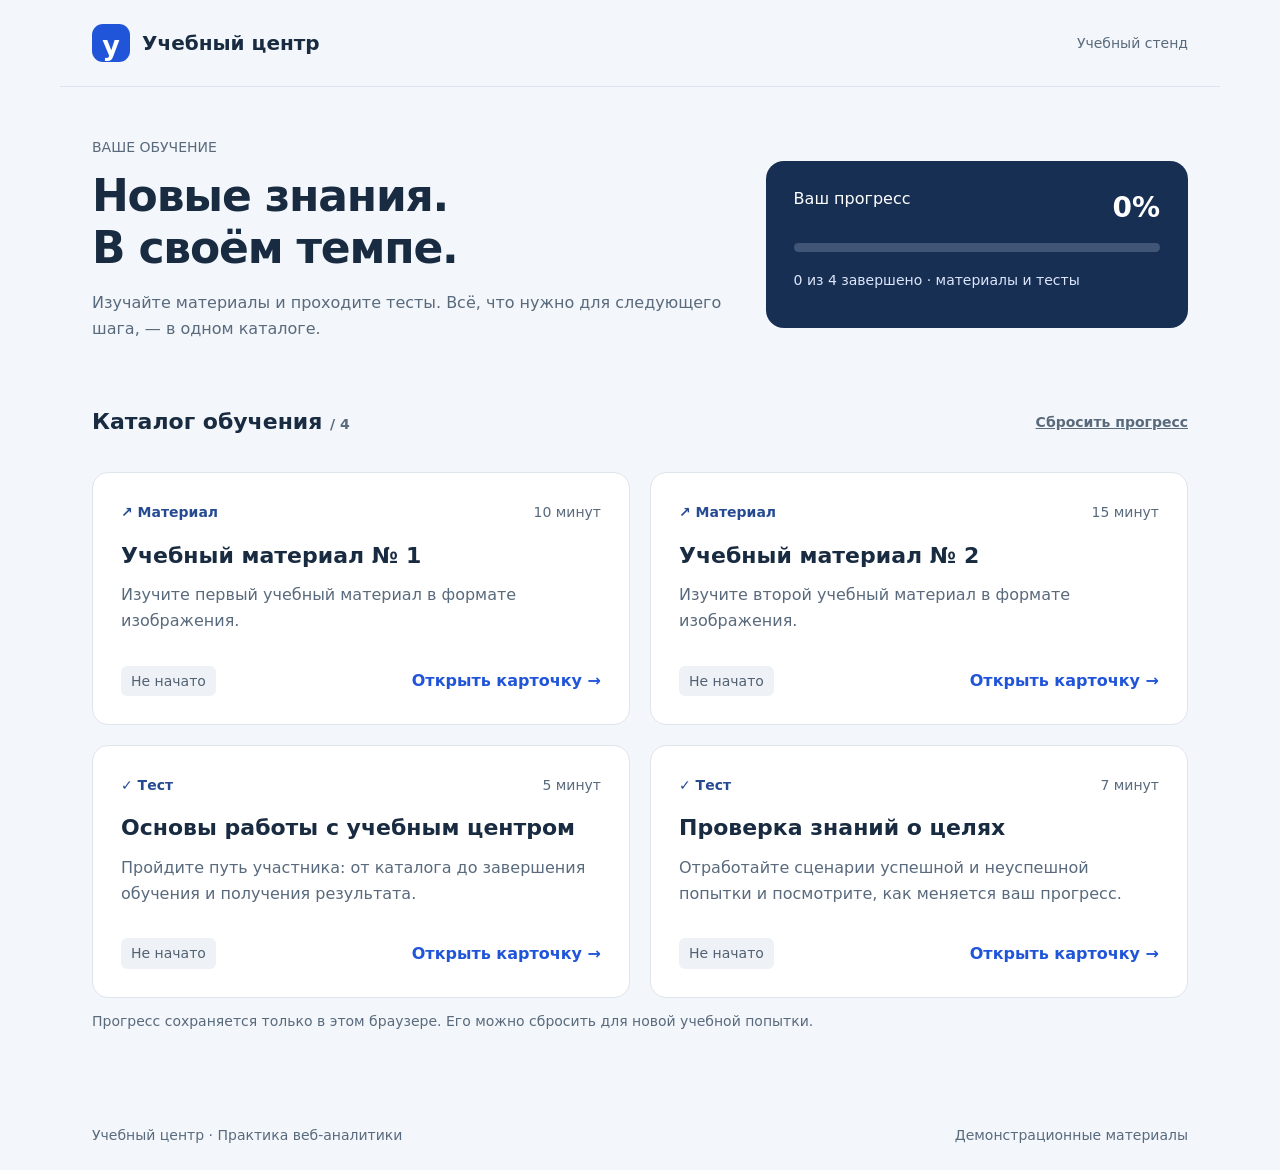
<file: index.html>
<!doctype html>
<html lang="ru"><head><meta charset="utf-8"><meta name="viewport" content="width=device-width,initial-scale=1"><meta name="description" content="Учебный центр: материалы, тесты и ваш прогресс"><title>Каталог · Учебный центр</title><link rel="stylesheet" href="assets/style.css"><script defer src="assets/config.js"></script><script defer src="assets/data.js"></script><script defer src="assets/app.js"></script></head><body data-page="catalog"><a class="skip" href="#main">К содержимому</a><header><a class="brand" href="index.html"><span class="logo">у</span> Учебный центр</a><span class="demo">Учебный стенд</span></header><main id="main"></main><footer>Учебный центр · Практика веб-аналитики <span>Демонстрационные материалы</span></footer><noscript>Для работы каталога включите JavaScript в браузере.</noscript></body></html>
</file>
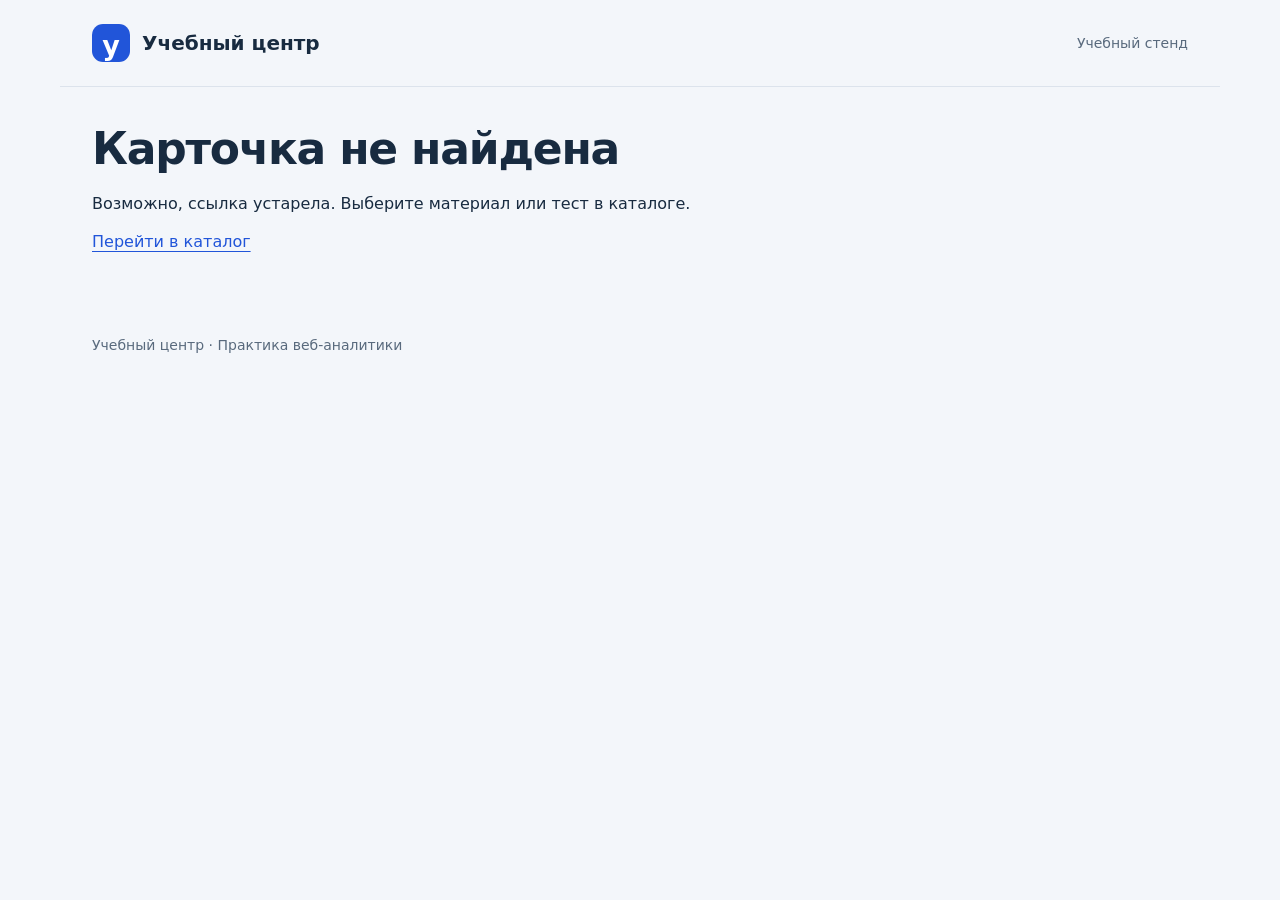
<file: item.html>
<!doctype html>
<html lang="ru"><head><meta charset="utf-8"><meta name="viewport" content="width=device-width,initial-scale=1"><title>Карточка · Учебный центр</title><link rel="stylesheet" href="assets/style.css"><script defer src="assets/config.js"></script><script defer src="assets/data.js"></script><script defer src="assets/app.js"></script></head><body data-page="item"><a class="skip" href="#main">К содержимому</a><header><a class="brand" href="index.html"><span class="logo">у</span> Учебный центр</a><span class="demo">Учебный стенд</span></header><main id="main"></main><footer>Учебный центр · Практика веб-аналитики</footer><noscript>Для открытия карточки включите JavaScript в браузере.</noscript></body></html>
</file>
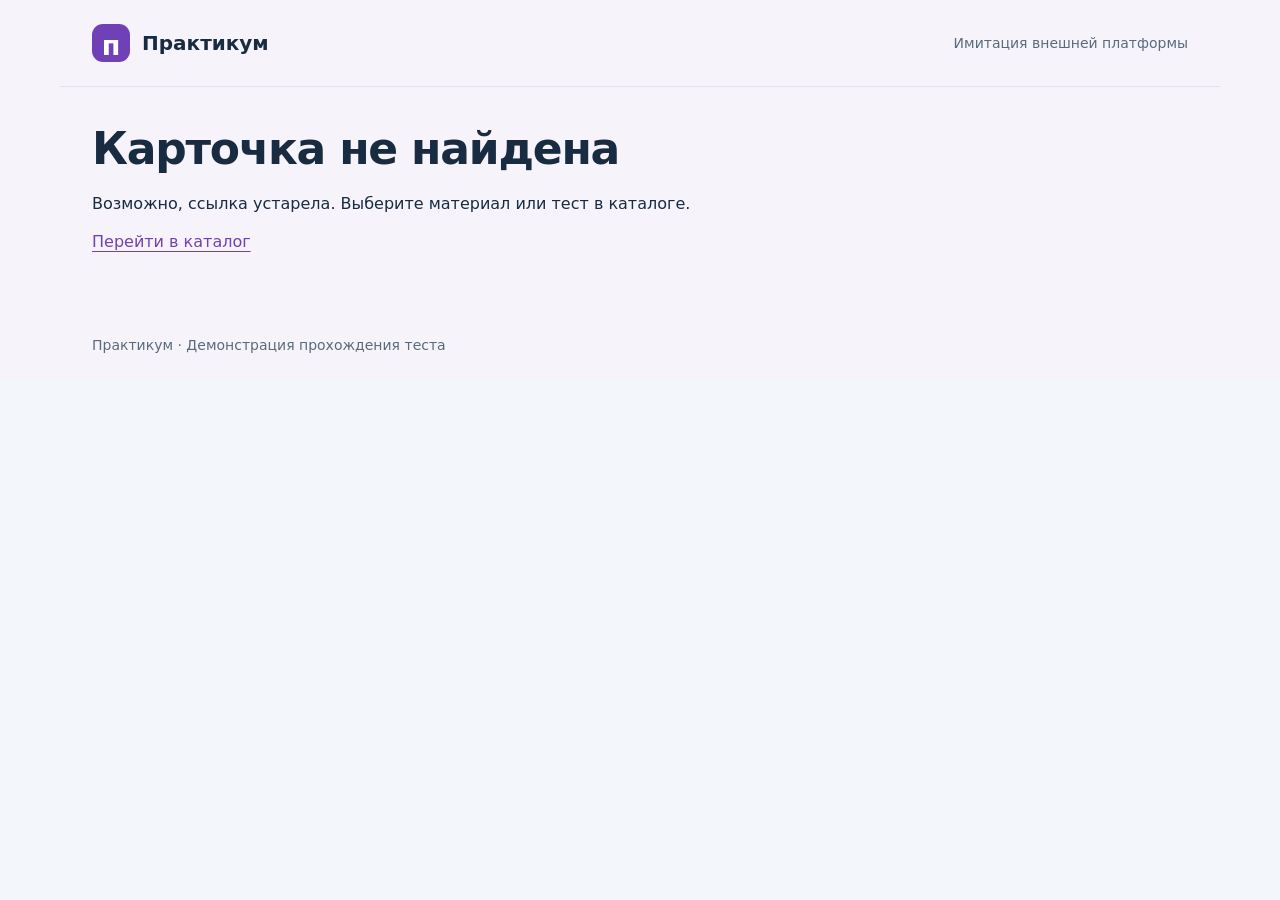
<file: platform.html>
<!doctype html>
<html lang="ru"><head><meta charset="utf-8"><meta name="viewport" content="width=device-width,initial-scale=1"><title>Тест · Практикум</title><link rel="stylesheet" href="assets/style.css"><script defer src="assets/config.js"></script><script defer src="assets/data.js"></script><script defer src="assets/app.js"></script></head><body data-page="platform"><a class="skip" href="#main">К содержимому</a><header><a class="brand" href="index.html"><span class="logo">п</span> Практикум</a><span class="demo">Имитация внешней платформы</span></header><main id="main"></main><footer>Практикум · Демонстрация прохождения теста</footer><noscript>Для завершения теста включите JavaScript в браузере.</noscript></body></html>
</file>
<file: assets/style.css>
:root{font-family:system-ui,-apple-system,"Segoe UI",sans-serif;color:#182b40;background:#f3f6fa;font-size:16px;line-height:1.6;--blue:#2155d9;--muted:#596a7d}*{box-sizing:border-box}body{margin:0}header,main,footer{max-width:1160px;margin:auto;padding:24px 32px}header{display:flex;justify-content:space-between;align-items:center;border-bottom:1px solid #dce3ec;gap:16px}.brand{display:flex;align-items:center;gap:12px;font-weight:750;font-size:20px;color:inherit;text-decoration:none}.logo{background:var(--blue);color:white;width:38px;height:38px;border-radius:11px;display:grid;place-items:center;font-size:27px}.demo,.eyebrow{font-size:14px;color:var(--muted)}h1{font-size:clamp(30px,4vw,44px);line-height:1.18;letter-spacing:-1.2px;margin:12px 0 16px}h2{font-size:22px;line-height:1.3}p{margin:12px 0}.intro{display:grid;grid-template-columns:1.5fr 1fr;gap:40px;align-items:center;margin:25px 0 36px}.intro p,.description{color:var(--muted);max-width:650px}.progress-panel{background:#182f54;color:white;padding:25px 28px;border-radius:18px}.progress-panel p{color:#dce6fa;font-size:14px}.progress-title{display:flex;justify-content:space-between;gap:10px}.progress-title strong{font-size:28px}progress{width:100%;height:9px;accent-color:#a9c6ff;border:0;border-radius:20px;overflow:hidden}progress::-webkit-progress-bar{background:#415677}progress::-webkit-progress-value{background:#a9c6ff}.section-title{display:flex;justify-content:space-between;align-items:center;margin-bottom:18px;gap:15px}.grid{display:grid;grid-template-columns:1fr 1fr;gap:20px}.card{padding:28px;background:white;border:1px solid #dfe5ed;border-radius:16px;display:flex;flex-direction:column}.card h2{margin:18px 0 0}.card .description{flex:1}.meta{display:flex;justify-content:space-between;gap:12px;flex-wrap:wrap;font-size:14px;color:var(--muted)}.type{font-weight:650;color:#264b93}.card-bottom{display:flex;justify-content:space-between;align-items:center;gap:12px;margin-top:20px;flex-wrap:wrap}a{color:var(--blue);text-underline-offset:4px}.card-link{font-weight:650;text-decoration:none}.badge{font-size:14px;padding:4px 10px;border-radius:6px;background:#eef2f6;color:#526174;display:inline-block}.badge.passed{background:#e3f4eb;color:#17653d}.badge.failed{background:#fff0e7;color:#994116}.badge.started{background:#e8efff;color:#2852a1}button,.button{font:inherit;font-weight:650;border:0;border-radius:9px;background:var(--blue);color:white;padding:12px 20px;cursor:pointer;text-decoration:none;display:inline-block;text-align:center}.secondary{background:#e9eef6;color:#254265}.text-button{background:none;color:var(--muted);padding:6px 0;font-size:14px;text-decoration:underline}.button:hover,button:hover{filter:brightness(.94)}:focus-visible{outline:3px solid #df8b00;outline-offset:4px}.back{display:inline-block;margin:10px 0 30px}.detail{max-width:780px;margin:0 auto}.detail .card{margin:26px 0}.detail h1{margin-top:20px}.detail .description{font-size:18px}.actions{display:flex;gap:12px;flex-wrap:wrap;margin-top:24px}.note{font-size:14px;color:var(--muted)}.notice{padding:14px 18px;border-left:3px solid #df8b00;background:#fff7e8;margin:16px 0}.result{font-size:25px;font-weight:700}footer{font-size:14px;color:var(--muted);margin-top:32px;display:flex;justify-content:space-between;gap:16px}.skip{position:absolute;left:16px;top:-80px;background:white;padding:10px;z-index:10}.skip:focus{top:8px}body[data-page=platform]{--blue:#7041b6;background:#f6f4fa}body[data-page=platform] .card{border-top:4px solid #7041b6}@media(max-width:650px){header,main,footer{padding:20px}.intro,.grid{grid-template-columns:1fr}.intro{gap:20px;margin-top:10px}header{align-items:flex-start}.brand{font-size:17px}.demo{max-width:130px;text-align:right}.card{padding:22px}.section-title{align-items:flex-start}footer{flex-direction:column}h1{letter-spacing:-.6px}.actions>*{width:100%}}
</file>
